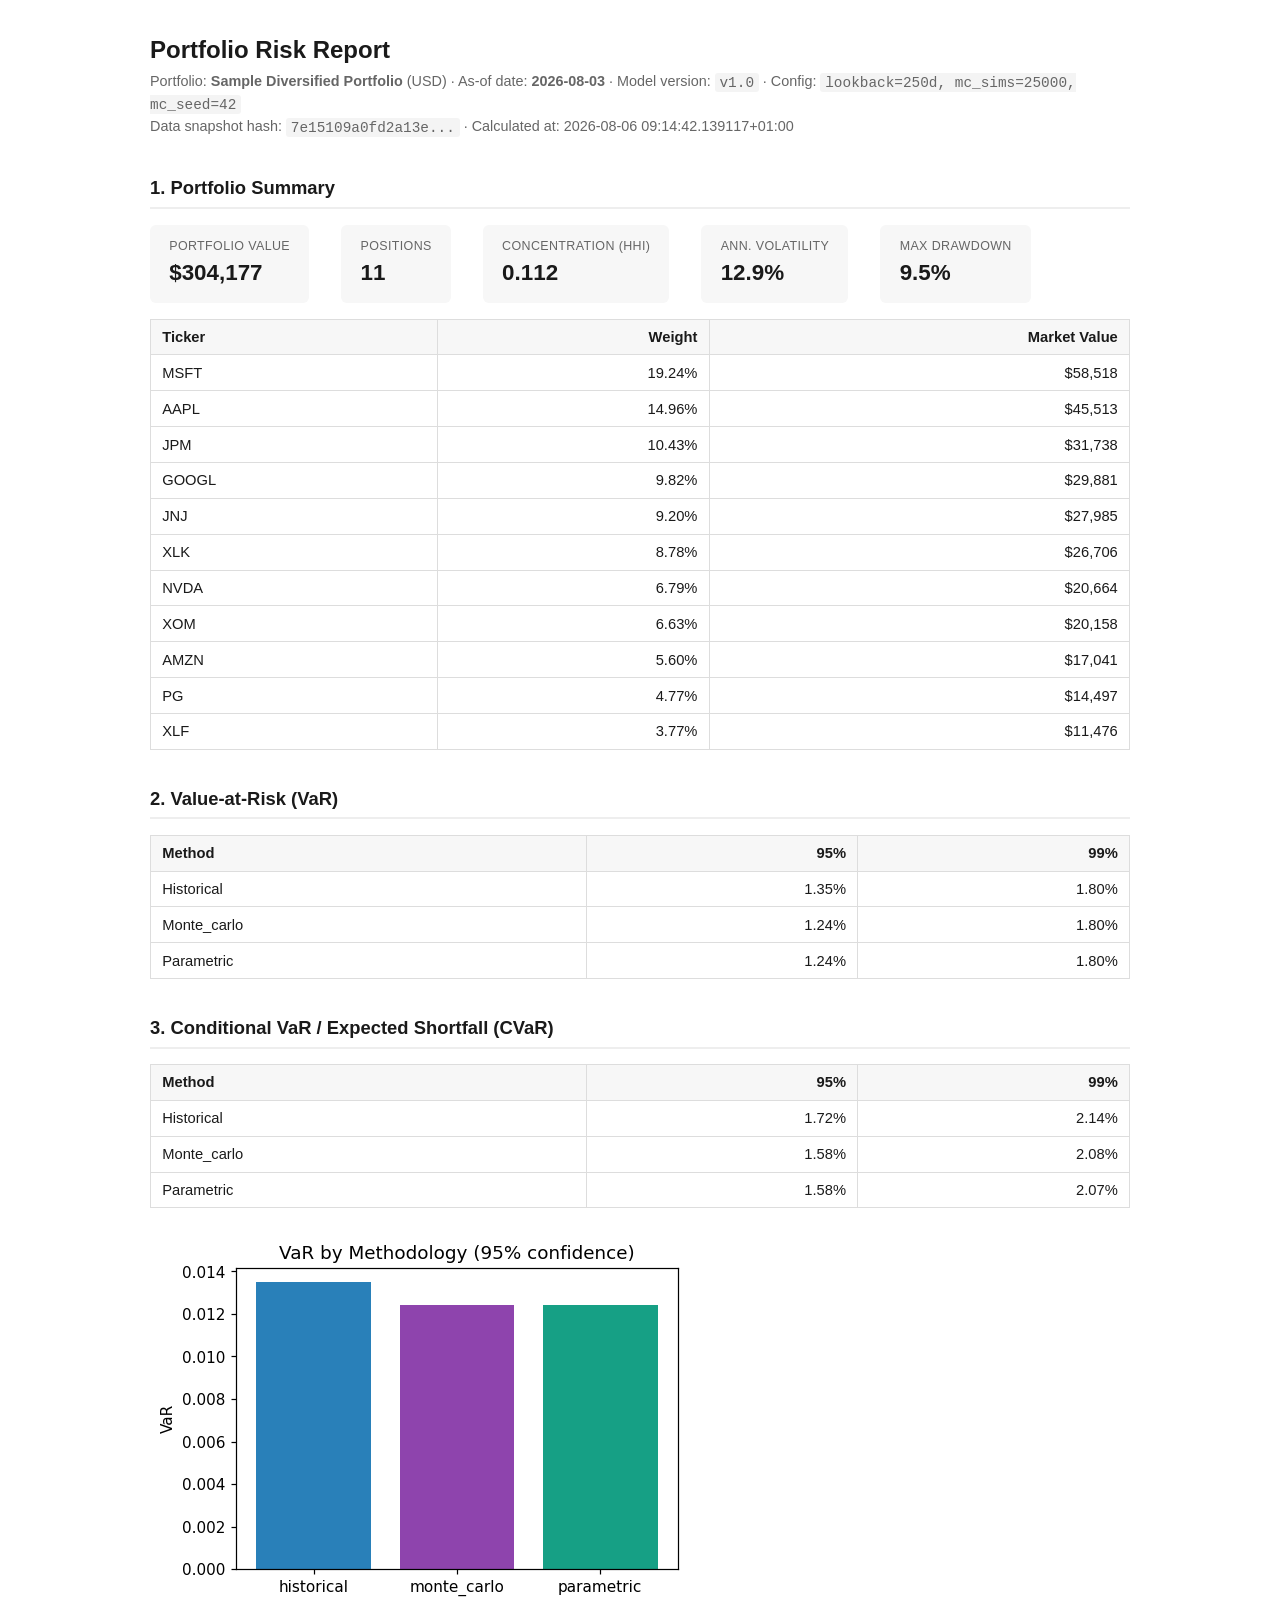
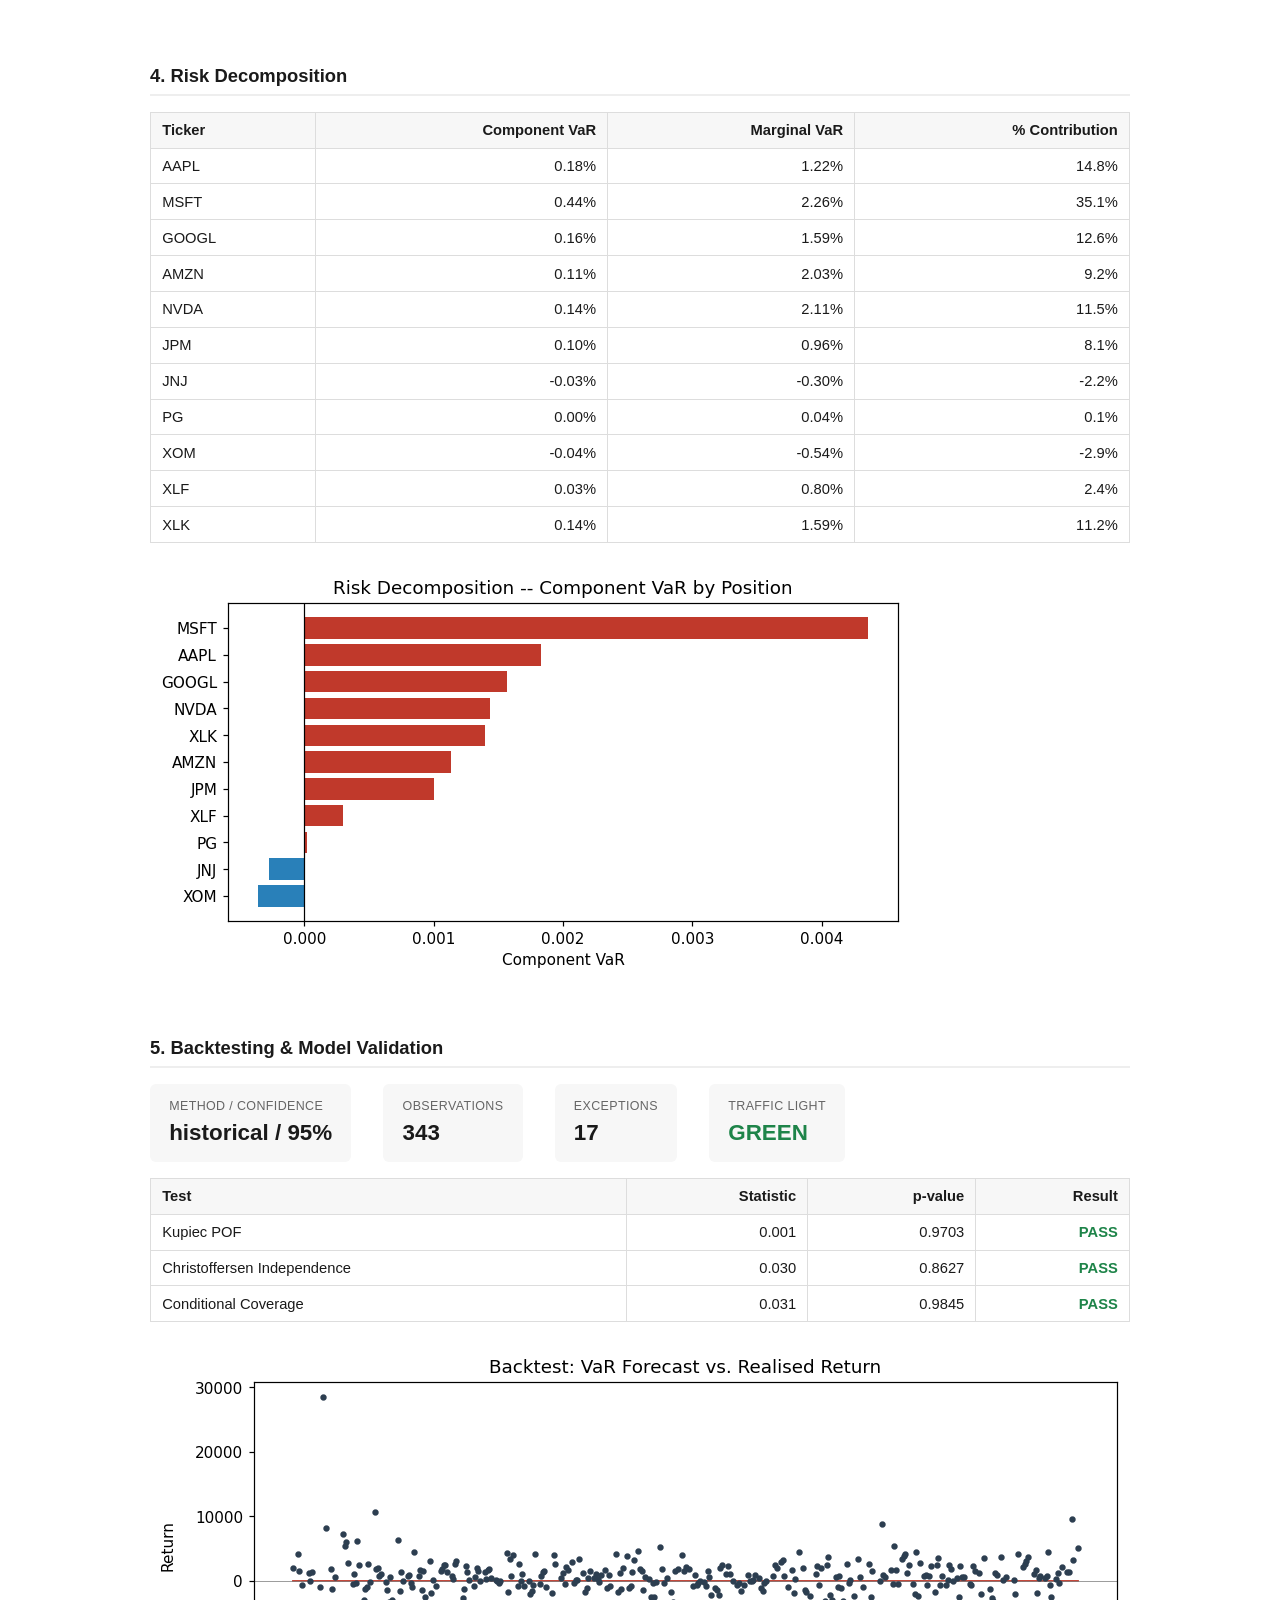
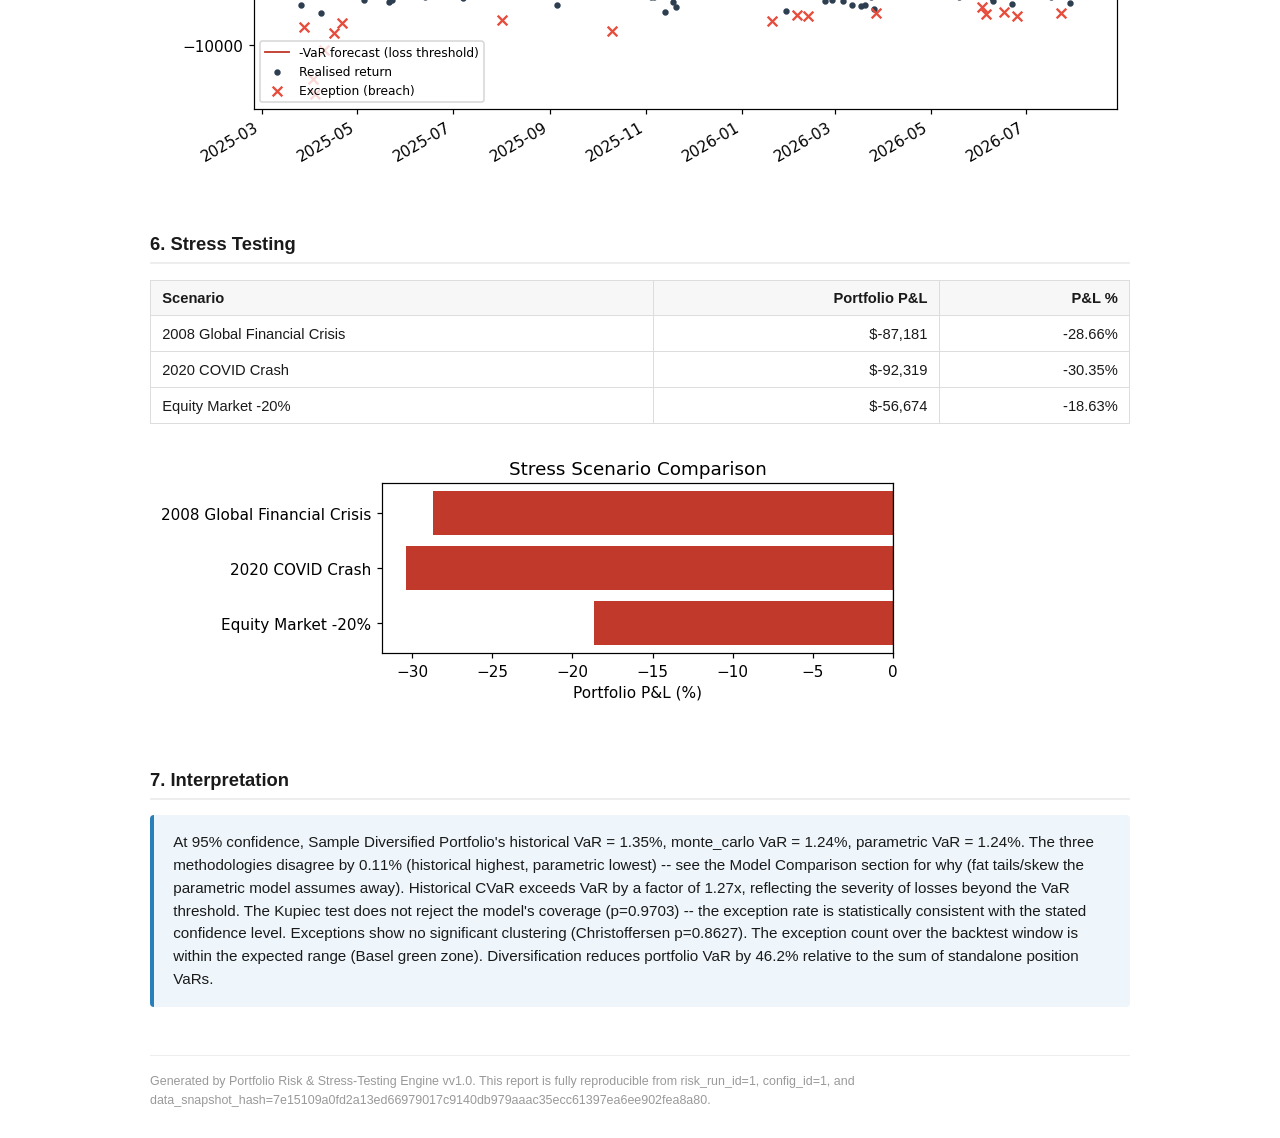
<file: examples/sample_risk_report.html>
<!DOCTYPE html>
<html lang="en">
<head>
<meta charset="utf-8">
<title>Risk Report -- Sample Diversified Portfolio -- 2026-08-03</title>
<style>
  body { font-family: -apple-system, Segoe UI, Helvetica, Arial, sans-serif; max-width: 980px; margin: 2rem auto; padding: 0 1rem; color: #1a1a1a; line-height: 1.5; }
  h1 { font-size: 1.5rem; margin-bottom: 0.2rem; }
  h2 { font-size: 1.15rem; margin-top: 2.2rem; border-bottom: 2px solid #eee; padding-bottom: 0.3rem; }
  .meta { color: #666; font-size: 0.9rem; margin-bottom: 1.5rem; }
  .meta code { background: #f4f4f4; padding: 0.1rem 0.3rem; border-radius: 3px; }
  table { border-collapse: collapse; width: 100%; margin: 0.8rem 0; font-size: 0.92rem; }
  th, td { border: 1px solid #ddd; padding: 0.4rem 0.7rem; text-align: right; }
  th { background: #f7f7f7; text-align: right; }
  th:first-child, td:first-child { text-align: left; }
  .stat-row { display: flex; gap: 2rem; margin: 1rem 0; }
  .stat { background: #f7f7f7; border-radius: 6px; padding: 0.8rem 1.2rem; }
  .stat .label { font-size: 0.78rem; color: #666; text-transform: uppercase; letter-spacing: 0.03em; }
  .stat .value { font-size: 1.4rem; font-weight: 600; }
  .pass { color: #1e8449; font-weight: 600; }
  .fail { color: #c0392b; font-weight: 600; }
  .zone-green { color: #1e8449; font-weight: 600; }
  .zone-amber { color: #b7791f; font-weight: 600; }
  .zone-red { color: #c0392b; font-weight: 600; }
  .interpretation { background: #eef6fb; border-left: 4px solid #2980b9; padding: 1rem 1.2rem; border-radius: 4px; font-size: 0.95rem; }
  img { max-width: 100%; margin: 0.8rem 0; }
  .footer { margin-top: 3rem; padding-top: 1rem; border-top: 1px solid #eee; color: #999; font-size: 0.78rem; }
</style>
</head>
<body>

<h1>Portfolio Risk Report</h1>
<div class="meta">
  Portfolio: <strong>Sample Diversified Portfolio</strong> (USD) &middot;
  As-of date: <strong>2026-08-03</strong> &middot;
  Model version: <code>v1.0</code> &middot;
  Config: <code>lookback=250d, mc_sims=25000, mc_seed=42</code><br>
  Data snapshot hash: <code>7e15109a0fd2a13e...</code> &middot;
  Calculated at: 2026-08-06 09:14:42.139117+01:00
</div>

<h2>1. Portfolio Summary</h2>
<div class="stat-row">
  <div class="stat"><div class="label">Portfolio Value</div><div class="value">$304,177</div></div>
  <div class="stat"><div class="label">Positions</div><div class="value">11</div></div>
  <div class="stat"><div class="label">Concentration (HHI)</div><div class="value">0.112</div></div>
  <div class="stat"><div class="label">Ann. Volatility</div><div class="value">12.9%</div></div>
  <div class="stat"><div class="label">Max Drawdown</div><div class="value">9.5%</div></div>
</div>

<table>
  <tr><th>Ticker</th><th>Weight</th><th>Market Value</th></tr>
  
  <tr><td>MSFT</td><td>19.24%</td><td>$58,518</td></tr>
  
  <tr><td>AAPL</td><td>14.96%</td><td>$45,513</td></tr>
  
  <tr><td>JPM</td><td>10.43%</td><td>$31,738</td></tr>
  
  <tr><td>GOOGL</td><td>9.82%</td><td>$29,881</td></tr>
  
  <tr><td>JNJ</td><td>9.20%</td><td>$27,985</td></tr>
  
  <tr><td>XLK</td><td>8.78%</td><td>$26,706</td></tr>
  
  <tr><td>NVDA</td><td>6.79%</td><td>$20,664</td></tr>
  
  <tr><td>XOM</td><td>6.63%</td><td>$20,158</td></tr>
  
  <tr><td>AMZN</td><td>5.60%</td><td>$17,041</td></tr>
  
  <tr><td>PG</td><td>4.77%</td><td>$14,497</td></tr>
  
  <tr><td>XLF</td><td>3.77%</td><td>$11,476</td></tr>
  
</table>

<h2>2. Value-at-Risk (VaR)</h2>
<table>
  <tr><th>Method</th><th>95%</th><th>99%</th></tr>
  
  <tr><td>Historical</td><td>1.35%</td><td>1.80%</td></tr>
  
  <tr><td>Monte_carlo</td><td>1.24%</td><td>1.80%</td></tr>
  
  <tr><td>Parametric</td><td>1.24%</td><td>1.80%</td></tr>
  
</table>

<h2>3. Conditional VaR / Expected Shortfall (CVaR)</h2>
<table>
  <tr><th>Method</th><th>95%</th><th>99%</th></tr>
  
  <tr><td>Historical</td><td>1.72%</td><td>2.14%</td></tr>
  
  <tr><td>Monte_carlo</td><td>1.58%</td><td>2.08%</td></tr>
  
  <tr><td>Parametric</td><td>1.58%</td><td>2.07%</td></tr>
  
</table>


<img src="[data-uri]" alt="Model comparison chart">


<h2>4. Risk Decomposition</h2>
<table>
  <tr><th>Ticker</th><th>Component VaR</th><th>Marginal VaR</th><th>% Contribution</th></tr>
  
  <tr><td>AAPL</td><td>0.18%</td><td>1.22%</td><td>14.8%</td></tr>
  
  <tr><td>MSFT</td><td>0.44%</td><td>2.26%</td><td>35.1%</td></tr>
  
  <tr><td>GOOGL</td><td>0.16%</td><td>1.59%</td><td>12.6%</td></tr>
  
  <tr><td>AMZN</td><td>0.11%</td><td>2.03%</td><td>9.2%</td></tr>
  
  <tr><td>NVDA</td><td>0.14%</td><td>2.11%</td><td>11.5%</td></tr>
  
  <tr><td>JPM</td><td>0.10%</td><td>0.96%</td><td>8.1%</td></tr>
  
  <tr><td>JNJ</td><td>-0.03%</td><td>-0.30%</td><td>-2.2%</td></tr>
  
  <tr><td>PG</td><td>0.00%</td><td>0.04%</td><td>0.1%</td></tr>
  
  <tr><td>XOM</td><td>-0.04%</td><td>-0.54%</td><td>-2.9%</td></tr>
  
  <tr><td>XLF</td><td>0.03%</td><td>0.80%</td><td>2.4%</td></tr>
  
  <tr><td>XLK</td><td>0.14%</td><td>1.59%</td><td>11.2%</td></tr>
  
</table>
<img src="[data-uri]" alt="Risk decomposition chart">


<h2>5. Backtesting &amp; Model Validation</h2>
<div class="stat-row">
  <div class="stat"><div class="label">Method / Confidence</div><div class="value">historical / 95%</div></div>
  <div class="stat"><div class="label">Observations</div><div class="value">343</div></div>
  <div class="stat"><div class="label">Exceptions</div><div class="value">17</div></div>
  <div class="stat"><div class="label">Traffic Light</div><div class="value zone-green">GREEN</div></div>
</div>
<table>
  <tr><th>Test</th><th>Statistic</th><th>p-value</th><th>Result</th></tr>
  <tr><td>Kupiec POF</td><td>0.001</td><td>0.9703</td><td class="pass">PASS</td></tr>
  
  <tr><td>Christoffersen Independence</td><td>0.030</td><td>0.8627</td><td class="pass">PASS</td></tr>
  
  
  <tr><td>Conditional Coverage</td><td>0.031</td><td>0.9845</td><td class="pass">PASS</td></tr>
  
</table>
<img src="[data-uri]" alt="Exception series chart">



<h2>6. Stress Testing</h2>
<table>
  <tr><th>Scenario</th><th>Portfolio P&amp;L</th><th>P&amp;L %</th></tr>
  
  <tr><td>2008 Global Financial Crisis</td><td>$-87,181</td><td>-28.66%</td></tr>
  
  <tr><td>2020 COVID Crash</td><td>$-92,319</td><td>-30.35%</td></tr>
  
  <tr><td>Equity Market -20%</td><td>$-56,674</td><td>-18.63%</td></tr>
  
</table>
<img src="[data-uri]" alt="Stress scenario comparison">


<h2>7. Interpretation</h2>
<div class="interpretation">At 95% confidence, Sample Diversified Portfolio's historical VaR = 1.35%, monte_carlo VaR = 1.24%, parametric VaR = 1.24%. The three methodologies disagree by 0.11% (historical highest, parametric lowest) -- see the Model Comparison section for why (fat tails/skew the parametric model assumes away). Historical CVaR exceeds VaR by a factor of 1.27x, reflecting the severity of losses beyond the VaR threshold. The Kupiec test does not reject the model's coverage (p=0.9703) -- the exception rate is statistically consistent with the stated confidence level. Exceptions show no significant clustering (Christoffersen p=0.8627). The exception count over the backtest window is within the expected range (Basel green zone). Diversification reduces portfolio VaR by 46.2% relative to the sum of standalone position VaRs.</div>

<div class="footer">
  Generated by Portfolio Risk &amp; Stress-Testing Engine vv1.0. This report is fully reproducible from
  risk_run_id=1, config_id=1, and data_snapshot_hash=7e15109a0fd2a13ed66979017c9140db979aaac35ecc61397ea6ee902fea8a80.
</div>

</body>
</html>
</file>
